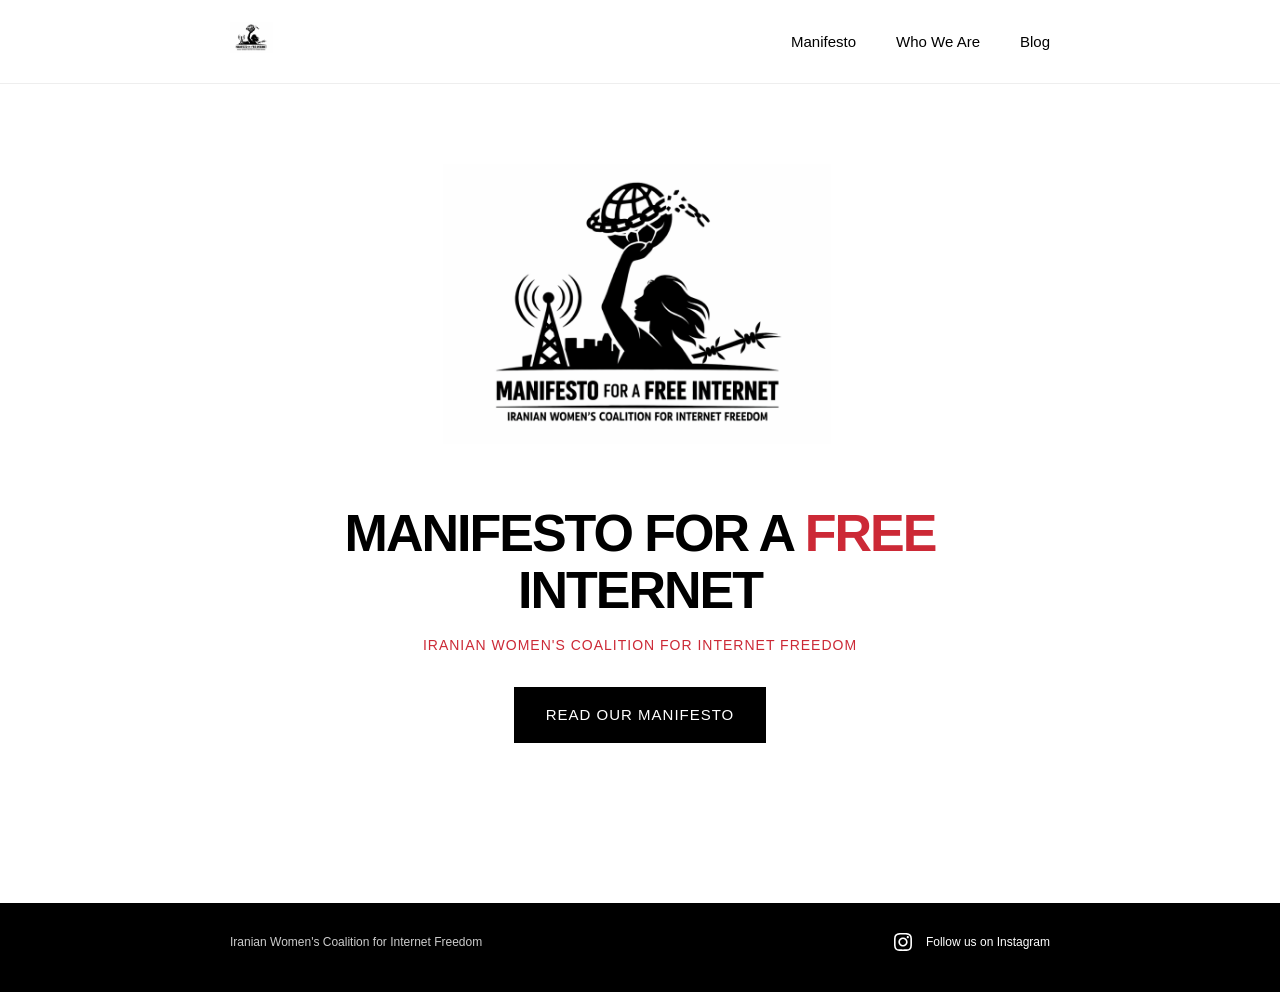
<file: index.html>
<!DOCTYPE html>
<html lang="en">
<head>
    <meta charset="UTF-8">
    <meta name="viewport" content="width=device-width, initial-scale=1.0">
    <title>Manifesto for a Free Internet - Iranian Women's Coalition for Internet Freedom</title>
    <meta name="description" content="Iranian Women's Coalition for Internet Freedom - Fighting for digital rights, free internet access, and challenging state censorship and surveillance systems.">
    <meta name="keywords" content="Iranian women, internet freedom, digital rights, censorship, surveillance, human rights, manifesto, free internet">
    <meta name="author" content="Iranian Women's Coalition for Internet Freedom">

    <!-- Open Graph / Facebook -->
    <meta property="og:type" content="website">
    <meta property="og:url" content="https://www.iranianwomen4internet.org/">
    <meta property="og:title" content="Manifesto for a Free Internet - Iranian Women's Coalition for Internet Freedom">
    <meta property="og:description" content="Iranian Women's Coalition for Internet Freedom - Fighting for digital rights, free internet access, and challenging state censorship and surveillance systems.">
    <meta property="og:image" content="https://www.iranianwomen4internet.org/assets/images/logo.png">
    <meta property="og:site_name" content="Iranian Women's Coalition for Internet Freedom">
    <meta property="og:locale" content="en_US">

    <!-- Twitter -->
    <meta property="twitter:card" content="summary_large_image">
    <meta property="twitter:url" content="https://www.iranianwomen4internet.org/">
    <meta property="twitter:title" content="Manifesto for a Free Internet - Iranian Women's Coalition for Internet Freedom">
    <meta property="twitter:description" content="Iranian Women's Coalition for Internet Freedom - Fighting for digital rights, free internet access, and challenging state censorship and surveillance systems.">
    <meta property="twitter:image" content="https://www.iranianwomen4internet.org/assets/images/logo.png">

    <!-- Additional SEO -->
    <link rel="canonical" href="https://www.iranianwomen4internet.org/">
    <meta name="robots" content="index, follow">

    <link rel="stylesheet" href="styles.css">
</head>
<body>
    <header>
        <nav>
            <div class="nav-container">
                <div class="logo">
                    <a href="index.html">
                        <img src="assets/images/logo.png" alt="Logo" class="logo-img">
                    </a>
                </div>
                <ul class="nav-links">
                    <li><a href="manifesto.html">Manifesto</a></li>
                    <li><a href="who-we-are.html">Who We Are</a></li>
                    <li><a href="blog.html">Blog</a></li>
                </ul>
            </div>
        </nav>
    </header>

    <main>
        <section class="hero">
            <div class="hero-content">
                <a href="index.html">
                    <img src="assets/images/logo.png" alt="Logo" class="hero-logo">
                </a>
                <h1>Manifesto for a <span class="red-text">Free</span> Internet</h1>
                <p class="hero-subtitle">Iranian Women's Coalition for Internet Freedom</p>
                <a href="manifesto.html" class="cta-button">Read Our Manifesto</a>
            </div>
        </section>

    </main>

    <footer>
        <div class="container">
            <div class="footer-content">
                <div class="footer-logo">
                    <p>Iranian Women's Coalition for Internet Freedom</p>
                </div>
                <div class="footer-social">
                    <a href="https://www.instagram.com/zannetazadi/" target="_blank" rel="noopener noreferrer" class="social-link">
                        <svg class="instagram-icon" viewBox="0 0 24 24" width="24" height="24">
                            <path fill="currentColor" d="M12 2.163c3.204 0 3.584.012 4.85.07 3.252.148 4.771 1.691 4.919 4.919.058 1.265.069 1.645.069 4.849 0 3.205-.012 3.584-.069 4.849-.149 3.225-1.664 4.771-4.919 4.919-1.266.058-1.644.07-4.85.07-3.204 0-3.584-.012-4.849-.07-3.26-.149-4.771-1.699-4.919-4.92-.058-1.265-.07-1.644-.07-4.849 0-3.204.013-3.583.07-4.849.149-3.227 1.664-4.771 4.919-4.919 1.266-.057 1.645-.069 4.849-.069zm0-2.163c-3.259 0-3.667.014-4.947.072-4.358.2-6.78 2.618-6.98 6.98-.059 1.281-.073 1.689-.073 4.948 0 3.259.014 3.668.072 4.948.2 4.358 2.618 6.78 6.98 6.98 1.281.058 1.689.072 4.948.072 3.259 0 3.668-.014 4.948-.072 4.354-.2 6.782-2.618 6.979-6.98.059-1.28.073-1.689.073-4.948 0-3.259-.014-3.667-.072-4.947-.196-4.354-2.617-6.78-6.979-6.98-1.281-.059-1.69-.073-4.949-.073zm0 5.838c-3.403 0-6.162 2.759-6.162 6.162s2.759 6.163 6.162 6.163 6.162-2.759 6.162-6.163c0-3.403-2.759-6.162-6.162-6.162zm0 10.162c-2.209 0-4-1.79-4-4 0-2.209 1.791-4 4-4s4 1.791 4 4c0 2.21-1.791 4-4 4zm6.406-11.845c-.796 0-1.441.645-1.441 1.44s.645 1.44 1.441 1.44c.795 0 1.439-.645 1.439-1.44s-.644-1.44-1.439-1.44z"/>
                        </svg>
                        Follow us on Instagram
                    </a>
                </div>
            </div>
        </div>
    </footer>

    <script>
        // Smooth scrolling for navigation links
        document.querySelectorAll('a[href^="#"]').forEach(anchor => {
            anchor.addEventListener('click', function (e) {
                e.preventDefault();
                const target = document.querySelector(this.getAttribute('href'));
                if (target) {
                    target.scrollIntoView({
                        behavior: 'smooth',
                        block: 'start'
                    });
                }
            });
        });

        // Add scroll effect to header
        window.addEventListener('scroll', function() {
            const header = document.querySelector('header');
            if (window.scrollY > 100) {
                header.classList.add('scrolled');
            } else {
                header.classList.remove('scrolled');
            }
        });
    </script>
</body>
</html>
</file>
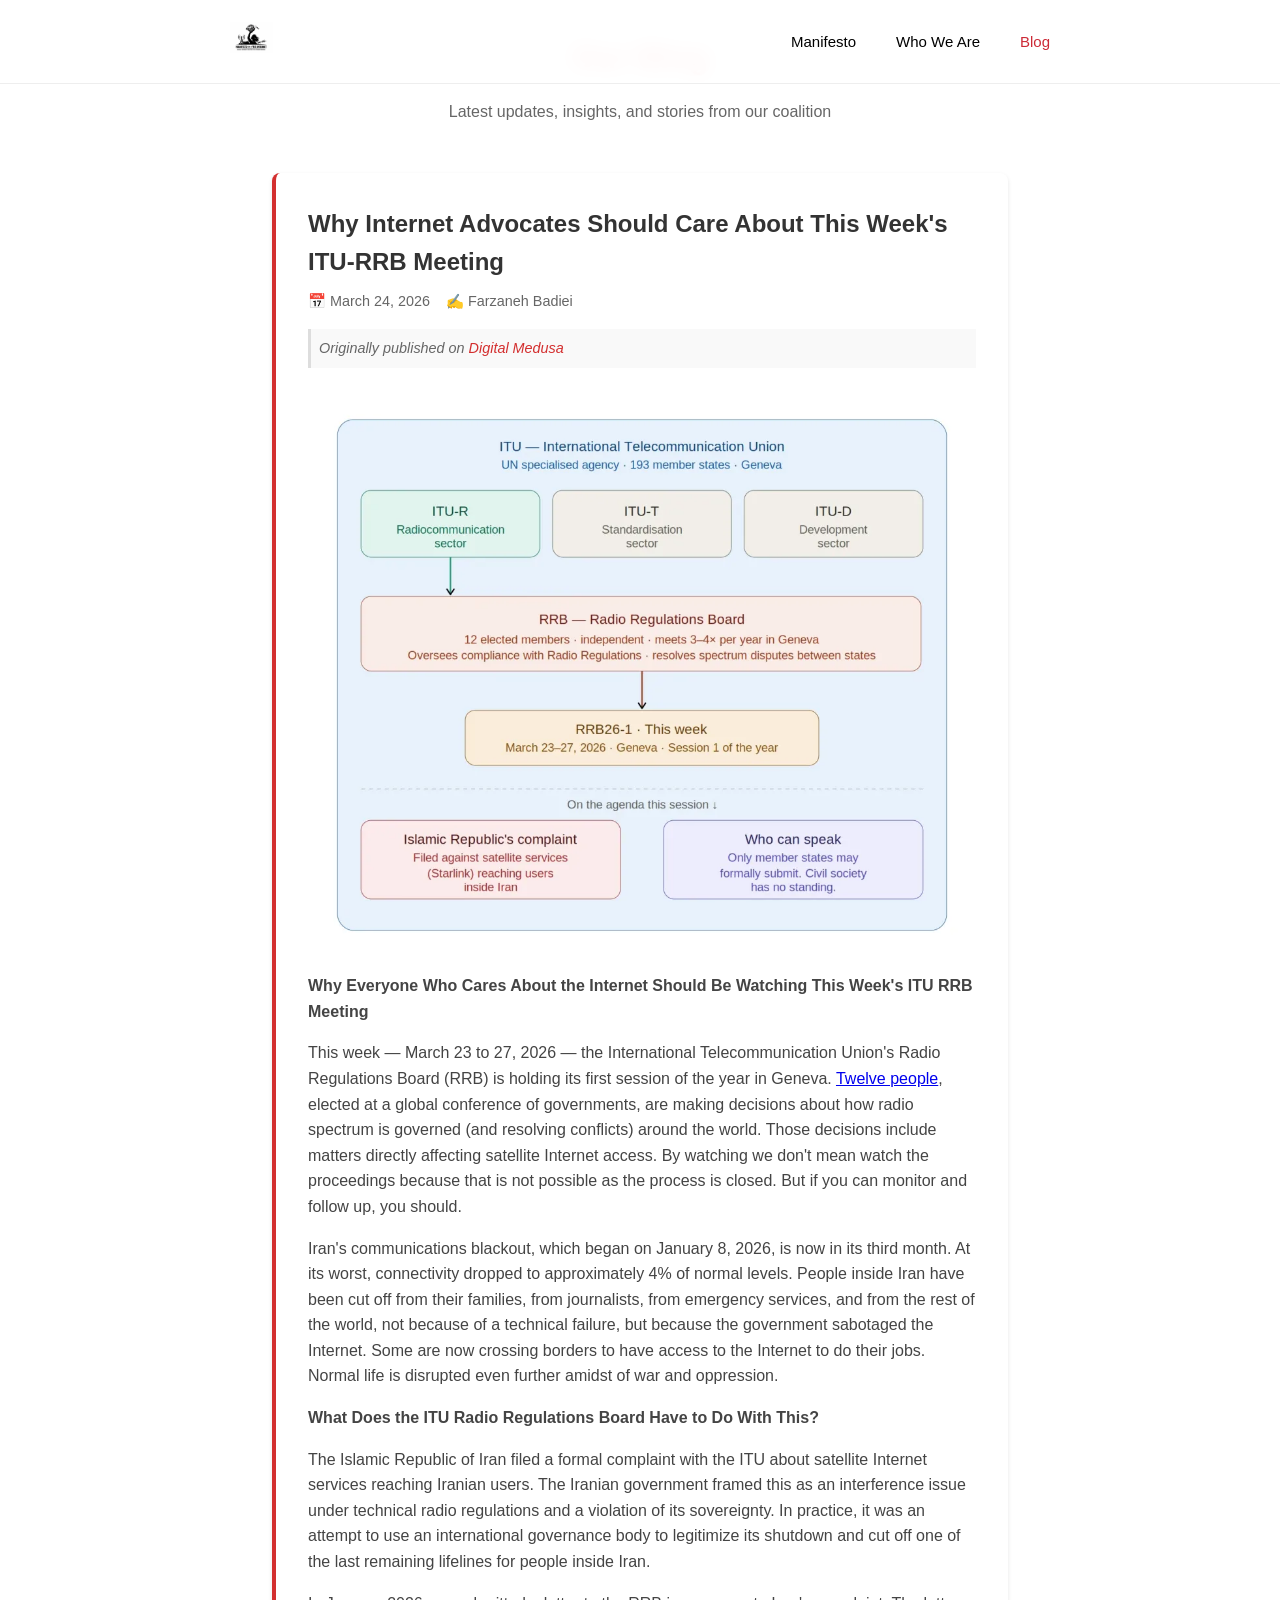
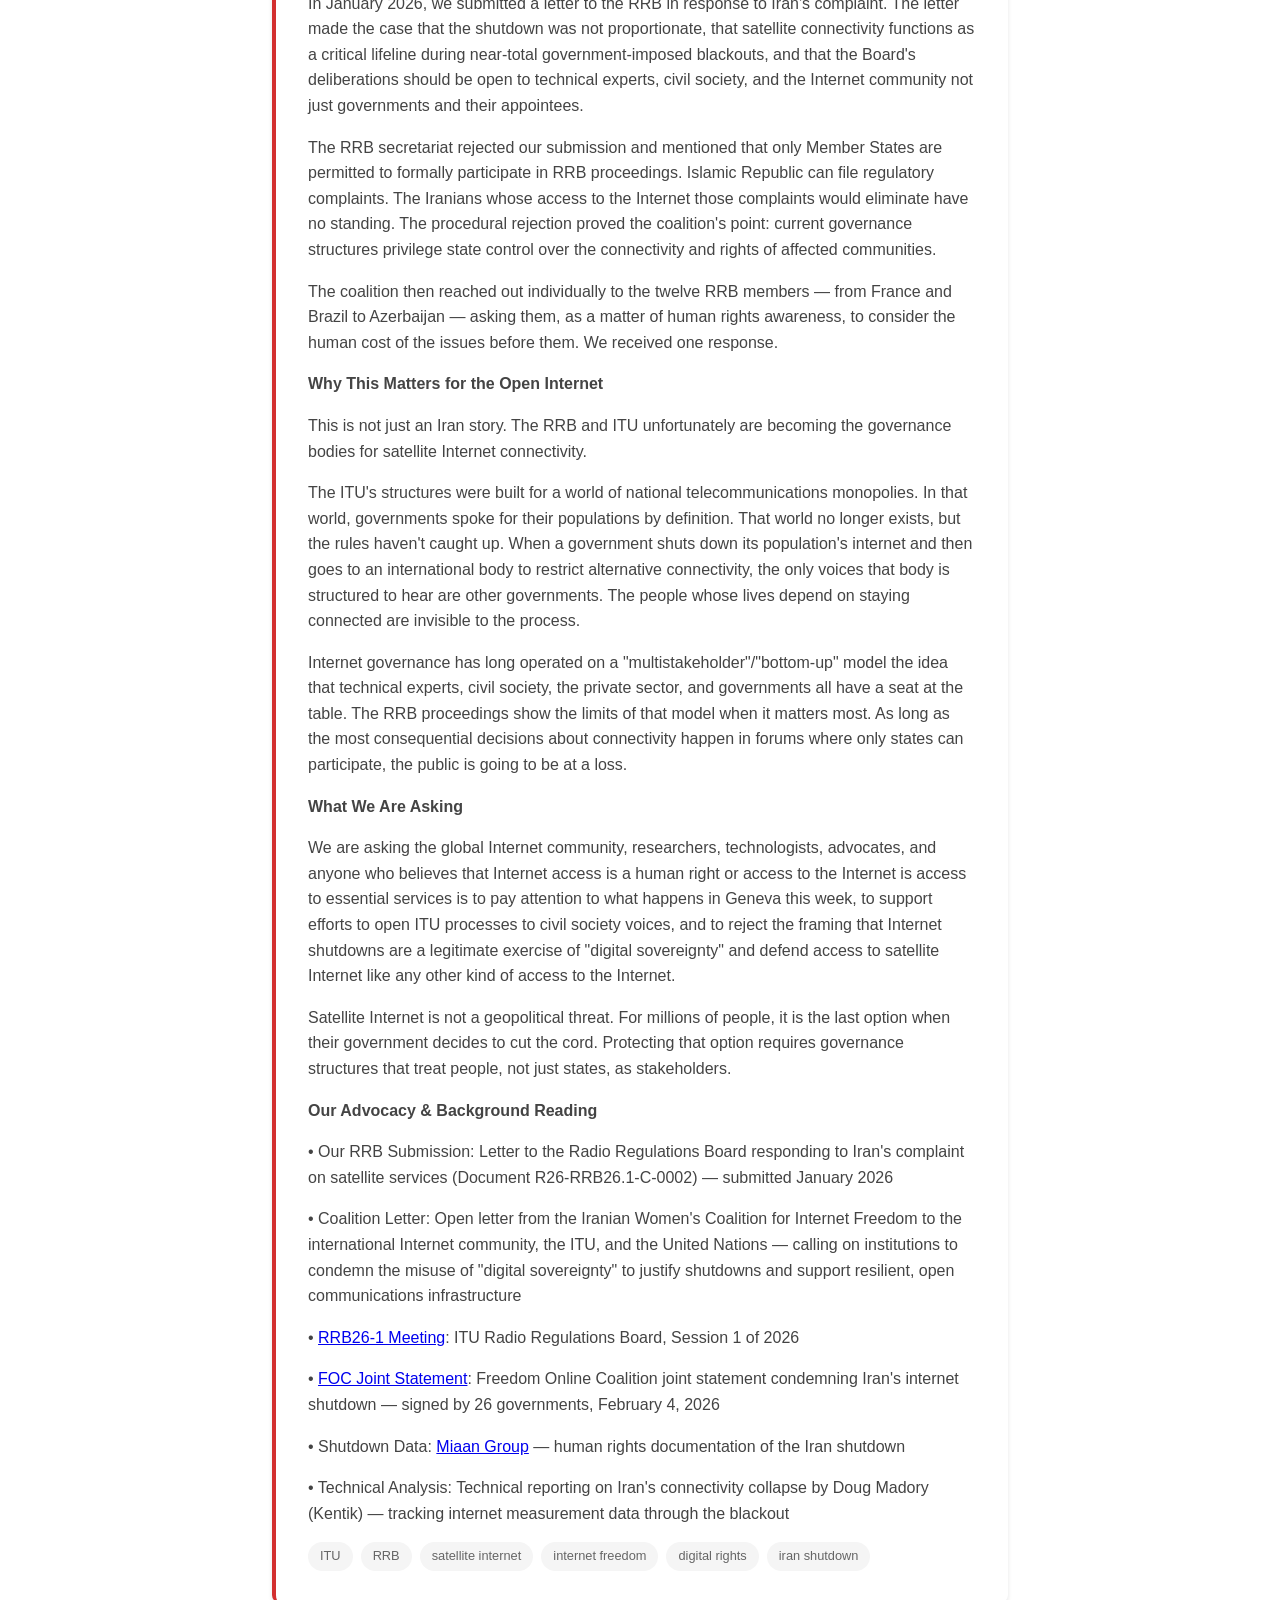
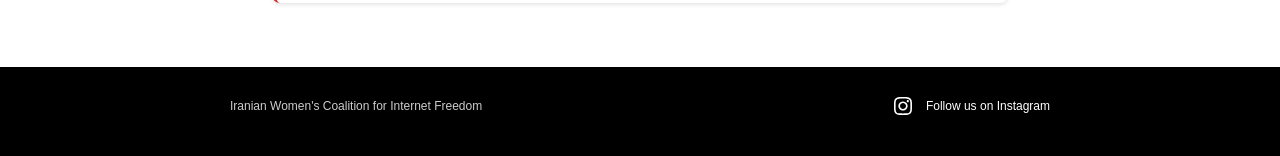
<file: blog.html>
<!DOCTYPE html>
<html lang="en">
<head>
    <meta charset="UTF-8">
    <meta name="viewport" content="width=device-width, initial-scale=1.0">
    <title>Blog - Iranian Women's Coalition for Internet Freedom</title>
    <meta name="description" content="Latest updates, news and insights from the Iranian Women's Coalition for Internet Freedom">
    <meta name="keywords" content="Iranian women, internet freedom, digital rights, censorship, surveillance, human rights, blog, updates">
    <meta name="author" content="Iranian Women's Coalition for Internet Freedom">

    <!-- Open Graph / Facebook -->
    <meta property="og:type" content="website">
    <meta property="og:url" content="https://www.iranianwomen4internet.org/blog.html">
    <meta property="og:title" content="Blog - Iranian Women's Coalition for Internet Freedom">
    <meta property="og:description" content="Latest updates, news and insights from the Iranian Women's Coalition for Internet Freedom">
    <meta property="og:image" content="https://www.iranianwomen4internet.org/assets/images/logo.png">
    <meta property="og:site_name" content="Iranian Women's Coalition for Internet Freedom">
    <meta property="og:locale" content="en_US">

    <!-- Twitter -->
    <meta property="twitter:card" content="summary_large_image">
    <meta property="twitter:url" content="https://www.iranianwomen4internet.org/blog.html">
    <meta property="twitter:title" content="Blog - Iranian Women's Coalition for Internet Freedom">
    <meta property="twitter:description" content="Latest updates, news and insights from the Iranian Women's Coalition for Internet Freedom">
    <meta property="twitter:image" content="https://www.iranianwomen4internet.org/assets/images/logo.png">

    <link rel="canonical" href="https://www.iranianwomen4internet.org/blog.html">
    <meta name="robots" content="index, follow">

    <link rel="stylesheet" href="styles.css">
    <style>
        .blog-container {
            max-width: 800px;
            margin: 0 auto;
            padding: 2rem;
        }

        .blog-header {
            text-align: center;
            margin-bottom: 3rem;
        }

        .blog-header h1 {
            color: #d32f2f;
            margin-bottom: 1rem;
        }

        .blog-post {
            background: white;
            border-radius: 8px;
            padding: 2rem;
            margin-bottom: 2rem;
            box-shadow: 0 2px 4px rgba(0,0,0,0.1);
            border-left: 4px solid #d32f2f;
        }

        .blog-post h2 {
            color: #333;
            margin-bottom: 0.5rem;
        }

        .blog-meta {
            color: #666;
            font-size: 0.9rem;
            margin-bottom: 1rem;
            display: flex;
            gap: 1rem;
        }

        .blog-content {
            line-height: 1.6;
            color: #444;
        }

        .blog-content p {
            margin-bottom: 1rem;
        }

        .blog-tags {
            margin-top: 1rem;
            display: flex;
            gap: 0.5rem;
            flex-wrap: wrap;
        }

        .tag {
            background: #f5f5f5;
            color: #666;
            padding: 0.25rem 0.75rem;
            border-radius: 15px;
            font-size: 0.8rem;
        }

        .originally-published {
            font-style: italic;
            color: #666;
            font-size: 0.9rem;
            margin-bottom: 1rem;
            padding: 0.5rem;
            background: #f9f9f9;
            border-left: 3px solid #ddd;
        }

        .originally-published a {
            color: #d32f2f;
            text-decoration: none;
        }

        .originally-published a:hover {
            text-decoration: underline;
        }

        .no-posts {
            text-align: center;
            color: #666;
            font-style: italic;
            padding: 2rem;
        }

        @media (max-width: 768px) {
            .blog-container {
                padding: 1rem;
            }

            .blog-post {
                padding: 1.5rem;
            }
        }
    </style>
</head>
<body>
    <header>
        <nav>
            <div class="nav-container">
                <div class="logo">
                    <a href="index.html">
                        <img src="assets/images/logo.png" alt="Logo" class="logo-img">
                    </a>
                </div>
                <ul class="nav-links">
                    <li><a href="manifesto.html">Manifesto</a></li>
                    <li><a href="who-we-are.html">Who We Are</a></li>
                    <li><a href="blog.html" class="active">Blog</a></li>
                </ul>
            </div>
        </nav>
    </header>

    <main>
        <div class="blog-container">
            <div class="blog-header">
                <h1>Our Blog</h1>
                <p>Latest updates, insights, and stories from our coalition</p>
            </div>

            <div id="blog-posts">
                <div class="no-posts">Loading blog posts...</div>
            </div>
        </div>
    </main>

    <footer>
        <div class="container">
            <div class="footer-content">
                <div class="footer-logo">
                    <p>Iranian Women's Coalition for Internet Freedom</p>
                </div>
                <div class="footer-social">
                    <a href="https://www.instagram.com/zannetazadi/" target="_blank" rel="noopener noreferrer" class="social-link">
                        <svg class="instagram-icon" viewBox="0 0 24 24" width="24" height="24">
                            <path fill="currentColor" d="M12 2.163c3.204 0 3.584.012 4.85.07 3.252.148 4.771 1.691 4.919 4.919.058 1.265.069 1.645.069 4.849 0 3.205-.012 3.584-.069 4.849-.149 3.225-1.664 4.771-4.919 4.919-1.266.058-1.644.07-4.85.07-3.204 0-3.584-.012-4.849-.07-3.26-.149-4.771-1.699-4.919-4.92-.058-1.265-.07-1.644-.07-4.849 0-3.204.013-3.583.07-4.849.149-3.227 1.664-4.771 4.919-4.919 1.266-.057 1.645-.069 4.849-.069zm0-2.163c-3.259 0-3.667.014-4.947.072-4.358.2-6.78 2.618-6.98 6.98-.059 1.281-.073 1.689-.073 4.948 0 3.259.014 3.668.072 4.948.2 4.358 2.618 6.78 6.98 6.98 1.281.058 1.689.072 4.948.072 3.259 0 3.668-.014 4.948-.072 4.354-.2 6.782-2.618 6.979-6.98.059-1.28.073-1.689.073-4.948 0-3.259-.014-3.667-.072-4.947-.196-4.354-2.617-6.78-6.979-6.98-1.281-.059-1.69-.073-4.949-.073zm0 5.838c-3.403 0-6.162 2.759-6.162 6.162s2.759 6.163 6.162 6.163 6.162-2.759 6.162-6.163c0-3.403-2.759-6.162-6.162-6.162zm0 10.162c-2.209 0-4-1.79-4-4 0-2.209 1.791-4 4-4s4 1.791 4 4c0 2.21-1.791 4-4 4zm6.406-11.845c-.796 0-1.441.645-1.441 1.44s.645 1.44 1.441 1.44c.795 0 1.439-.645 1.439-1.44s-.644-1.44-1.439-1.44z"/>
                        </svg>
                        Follow us on Instagram
                    </a>
                </div>
            </div>
        </div>
    </footer>

    <script>
        // Load and display blog posts
        async function loadBlogPosts() {
            try {
                const response = await fetch('assets/data/blog-posts.json');
                if (!response.ok) {
                    throw new Error('Failed to load blog posts');
                }
                const posts = await response.json();
                displayBlogPosts(posts);
            } catch (error) {
                console.error('Error loading blog posts:', error);
                document.getElementById('blog-posts').innerHTML =
                    '<div class="no-posts">No blog posts available at the moment. Check back soon!</div>';
            }
        }

        function displayBlogPosts(posts) {
            const container = document.getElementById('blog-posts');

            if (!posts || posts.length === 0) {
                container.innerHTML = '<div class="no-posts">No blog posts available at the moment. Check back soon!</div>';
                return;
            }

            // Sort posts by date (newest first)
            posts.sort((a, b) => new Date(b.date) - new Date(a.date));

            const postsHTML = posts.map(post => `
                <article class="blog-post">
                    <h2>${escapeHtml(post.title)}</h2>
                    <div class="blog-meta">
                        <span>📅 ${formatDate(post.date)}</span>
                        <span>✍️ ${escapeHtml(post.author)}</span>
                    </div>
                    ${post.originallyPublished ? `
                        <div class="originally-published">
                            Originally published on <a href="${post.originallyPublished.url}" target="_blank" rel="noopener noreferrer">${post.originallyPublished.site}</a>
                        </div>
                    ` : ''}
                    <div class="blog-content">
                        ${formatContent(post.content)}
                    </div>
                    ${post.tags && post.tags.length > 0 ? `
                        <div class="blog-tags">
                            ${post.tags.map(tag => `<span class="tag">${escapeHtml(tag)}</span>`).join('')}
                        </div>
                    ` : ''}
                </article>
            `).join('');

            container.innerHTML = postsHTML;
        }

        function escapeHtml(text) {
            const div = document.createElement('div');
            div.textContent = text;
            return div.innerHTML;
        }

        function formatDate(dateString) {
            const date = new Date(dateString);
            return date.toLocaleDateString('en-US', {
                year: 'numeric',
                month: 'long',
                day: 'numeric'
            });
        }

        function formatContent(content) {
            // Handle markdown-style formatting
            let formatted = content;

            // Convert images: ![alt](src) -> <img>
            formatted = formatted.replace(/!\[([^\]]*)\]\(([^)]+)\)/g,
                '<img src="$2" alt="$1" style="max-width: 100%; height: auto; margin: 1rem 0;" />');

            // Convert links: [text](url) -> <a>
            formatted = formatted.replace(/\[([^\]]+)\]\(([^)]+)\)/g,
                '<a href="$2" target="_blank" rel="noopener noreferrer">$1</a>');

            // Convert bold: **text** -> <strong>
            formatted = formatted.replace(/\*\*([^*]+)\*\*/g, '<strong>$1</strong>');

            // Convert line breaks to paragraphs
            return formatted.split('\n\n').map(paragraph => {
                const trimmed = paragraph.trim();
                if (trimmed.startsWith('<img')) {
                    return trimmed; // Don't wrap images in paragraphs
                }
                return `<p>${trimmed}</p>`;
            }).join('');
        }

        // Load blog posts when page loads
        document.addEventListener('DOMContentLoaded', loadBlogPosts);

        // Header scroll effect
        window.addEventListener('scroll', function() {
            const header = document.querySelector('header');
            if (window.scrollY > 100) {
                header.classList.add('scrolled');
            } else {
                header.classList.remove('scrolled');
            }
        });
    </script>
</body>
</html>
</file>
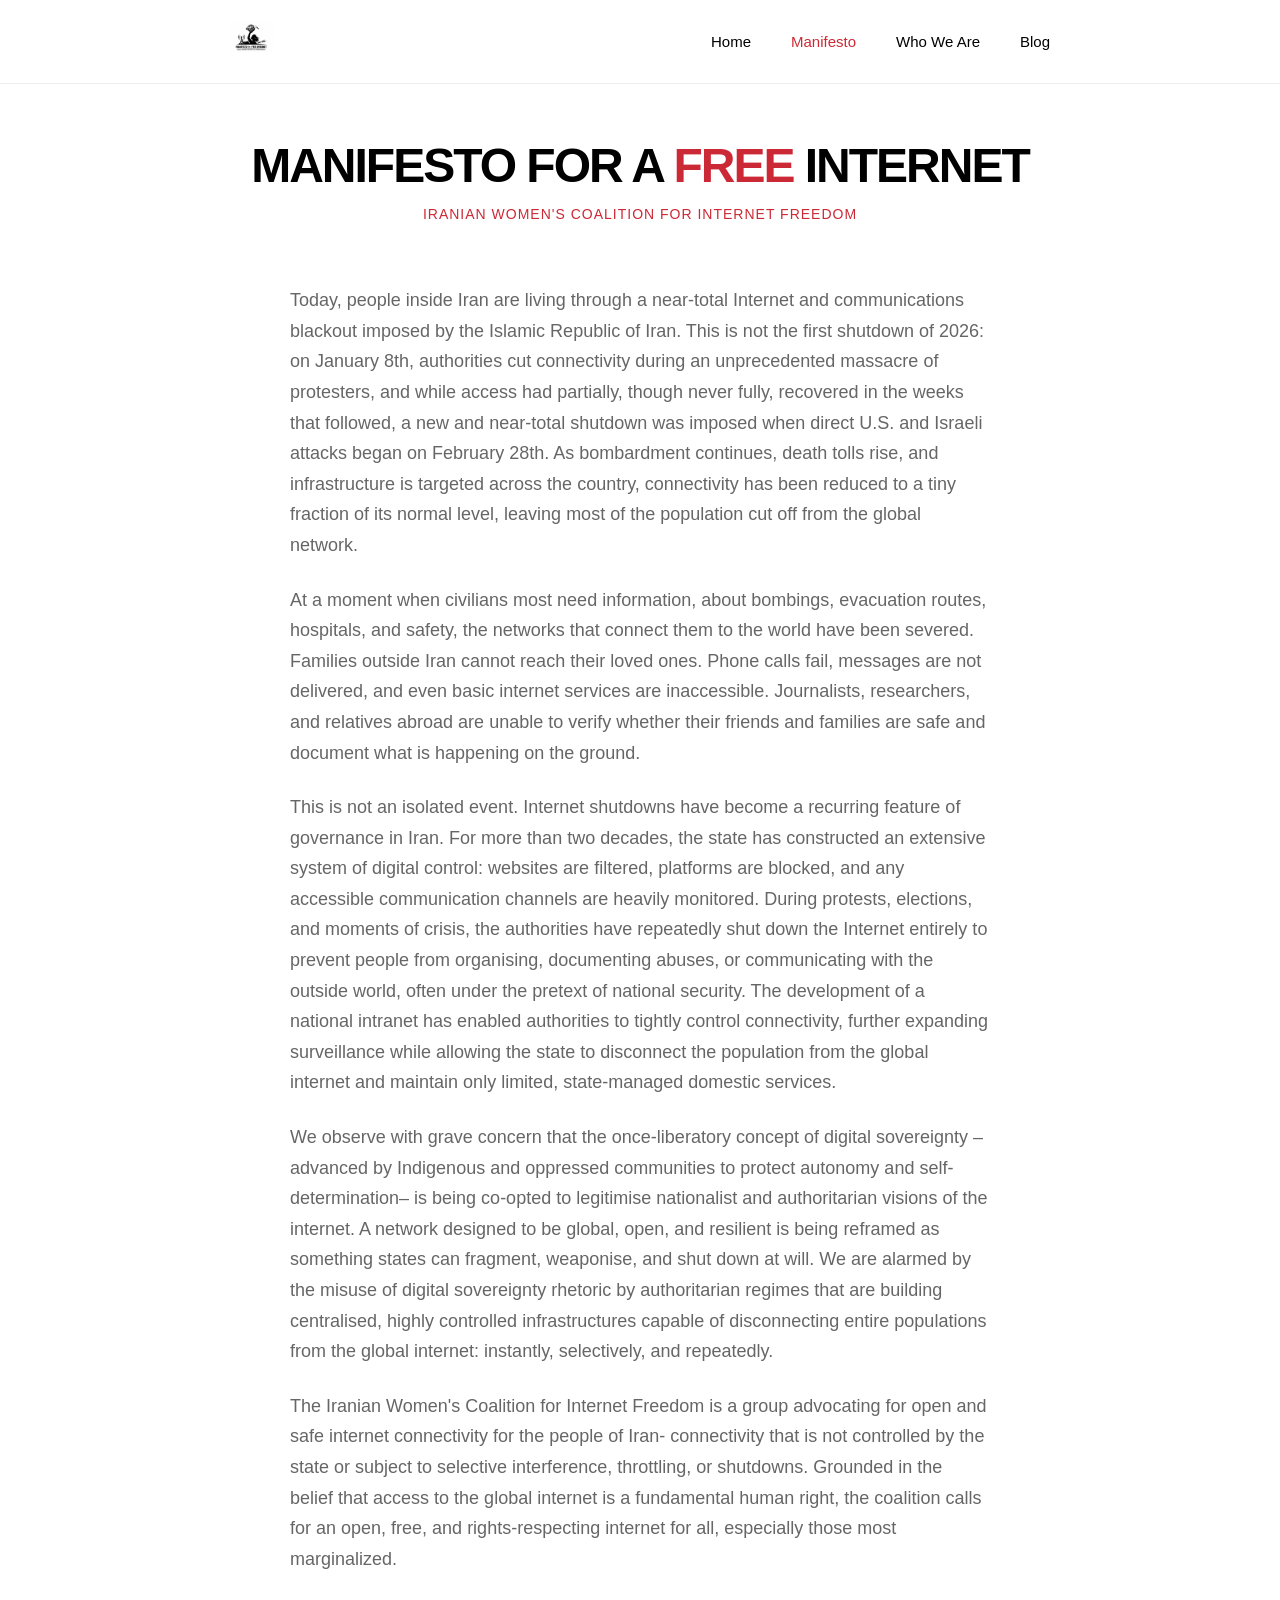
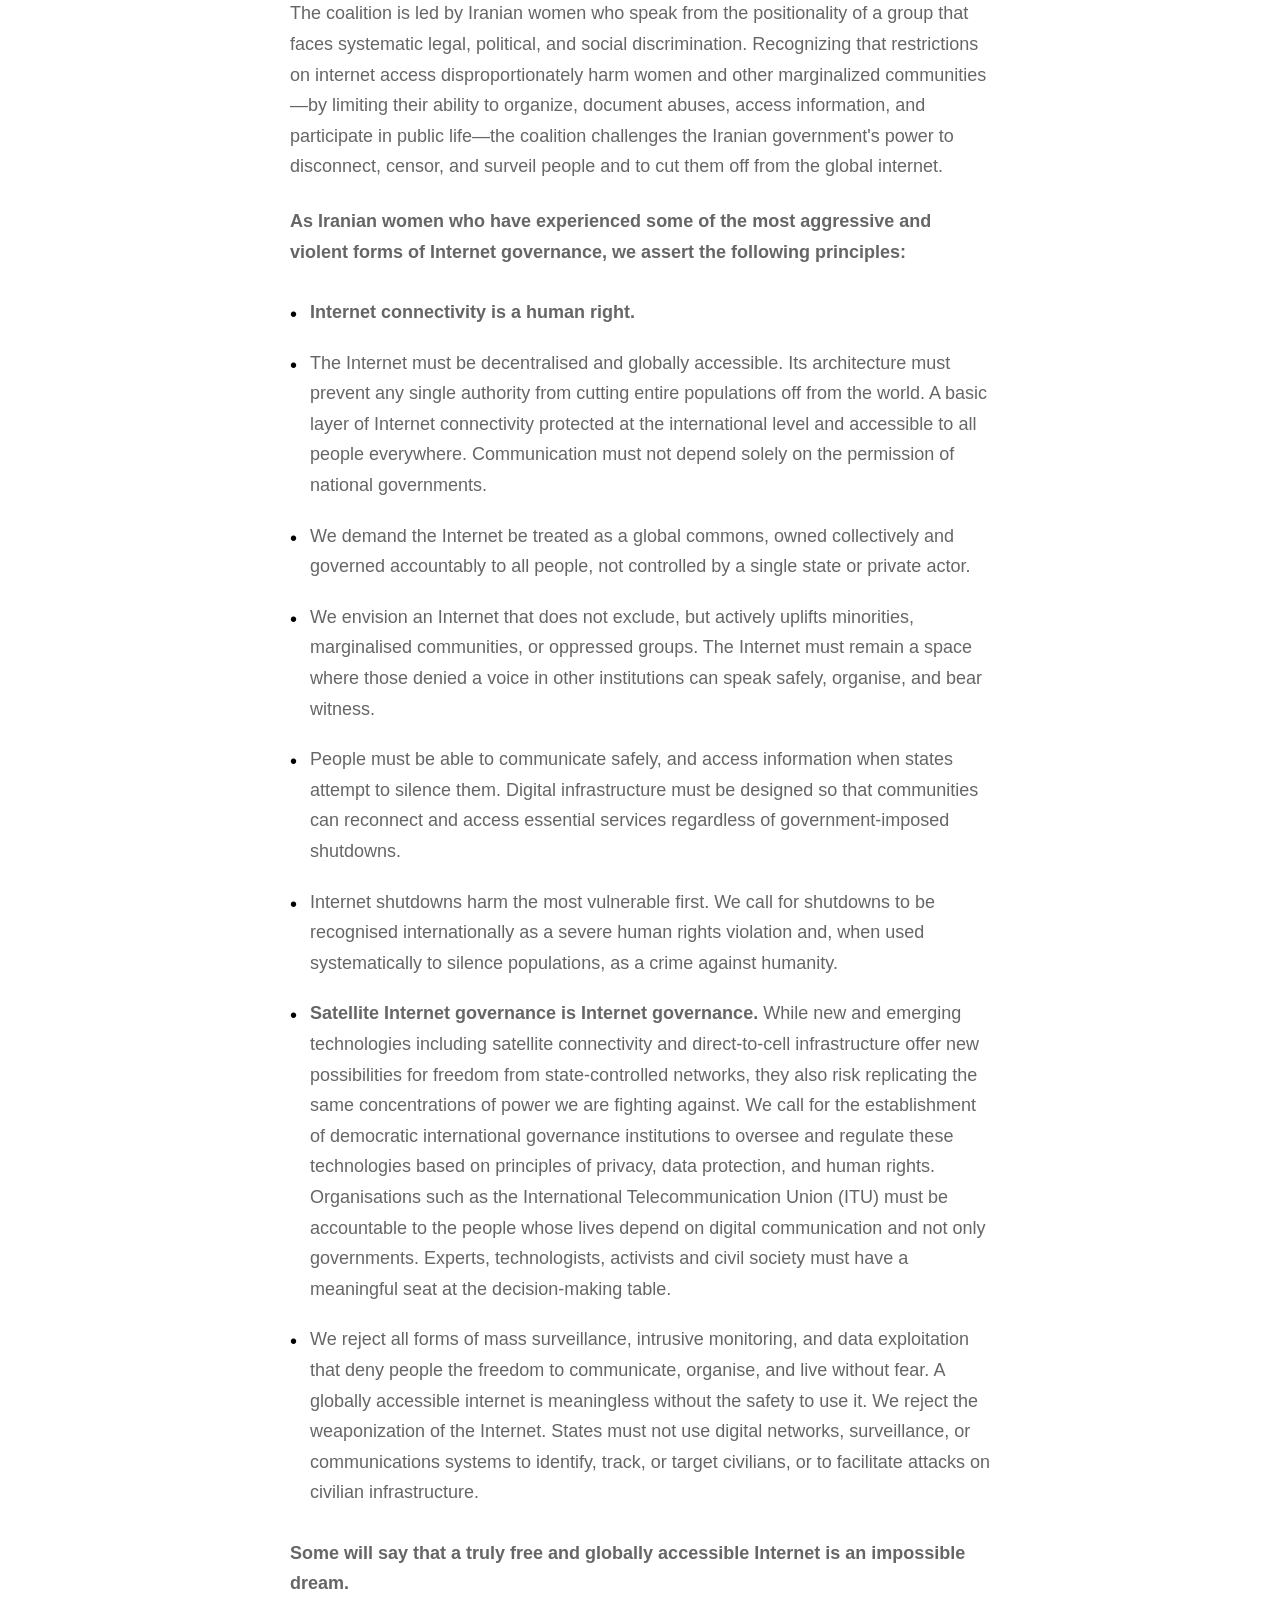
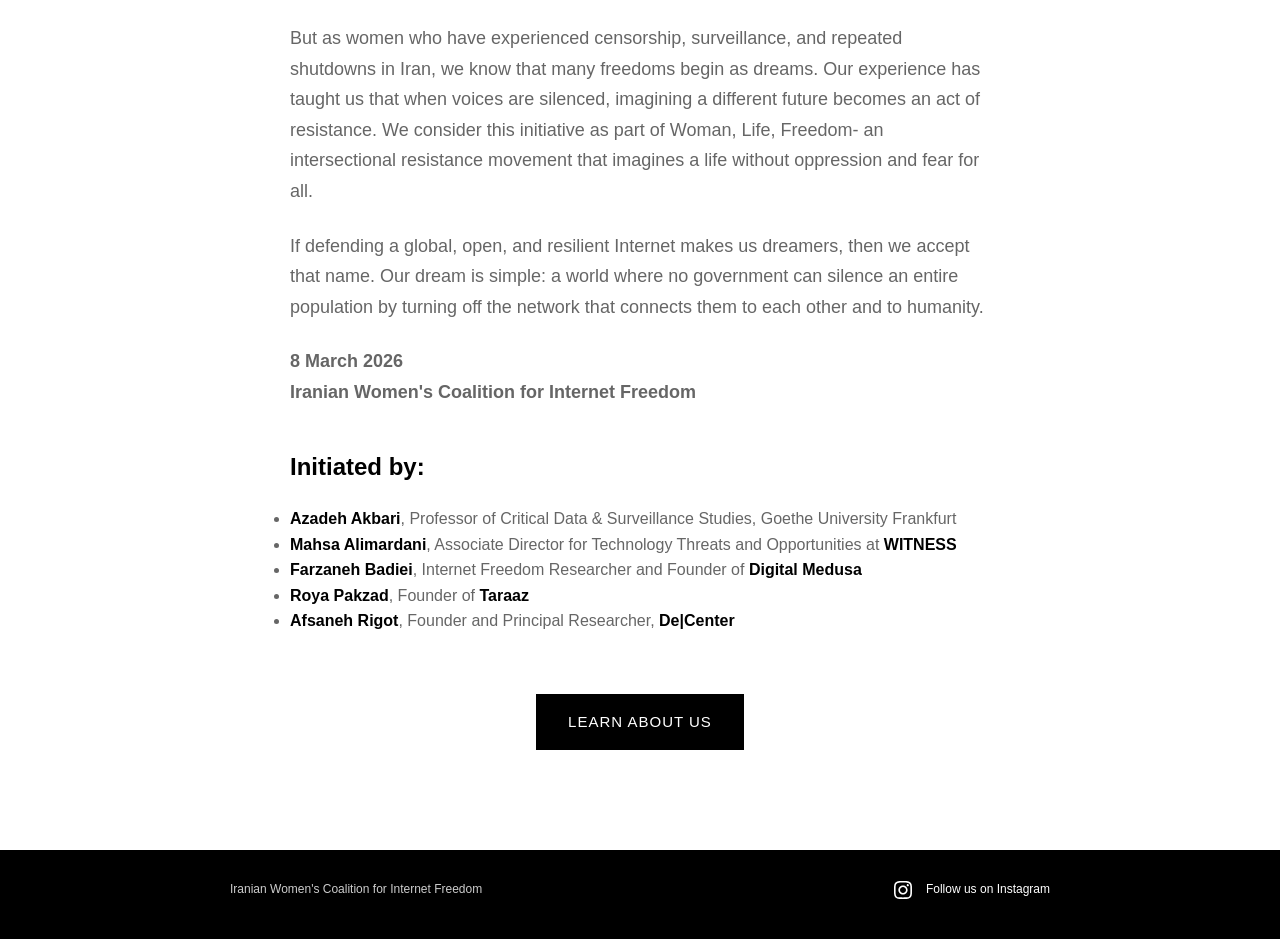
<file: manifesto.html>
<!DOCTYPE html>
<html lang="en">
<head>
    <meta charset="UTF-8">
    <meta name="viewport" content="width=device-width, initial-scale=1.0">
    <title>Manifesto - Iranian Women's Coalition for Internet Freedom</title>
    <meta name="description" content="Read the full manifesto advocating for internet connectivity as a human right, challenging state censorship and surveillance, and demanding a free and open internet for all.">
    <meta name="keywords" content="manifesto, Iranian women, internet freedom, digital rights, censorship, surveillance, human rights, free internet, net neutrality">
    <meta name="author" content="Iranian Women's Coalition for Internet Freedom">

    <!-- Open Graph / Facebook -->
    <meta property="og:type" content="article">
    <meta property="og:url" content="https://www.iranianwomen4internet.org/manifesto.html">
    <meta property="og:title" content="Manifesto for a Free Internet - Iranian Women's Coalition">
    <meta property="og:description" content="Read the full manifesto advocating for internet connectivity as a human right, challenging state censorship and surveillance, and demanding a free and open internet for all.">
    <meta property="og:image" content="https://www.iranianwomen4internet.org/assets/images/logo.png">
    <meta property="og:site_name" content="Iranian Women's Coalition for Internet Freedom">
    <meta property="og:locale" content="en_US">

    <!-- Twitter -->
    <meta property="twitter:card" content="summary_large_image">
    <meta property="twitter:url" content="https://www.iranianwomen4internet.org/manifesto.html">
    <meta property="twitter:title" content="Manifesto for a Free Internet - Iranian Women's Coalition">
    <meta property="twitter:description" content="Read the full manifesto advocating for internet connectivity as a human right, challenging state censorship and surveillance, and demanding a free and open internet for all.">
    <meta property="twitter:image" content="https://www.iranianwomen4internet.org/assets/images/logo.png">

    <!-- Additional SEO -->
    <link rel="canonical" href="https://www.iranianwomen4internet.org/manifesto.html">
    <meta name="robots" content="index, follow">

    <link rel="stylesheet" href="styles.css">
</head>
<body>
    <header>
        <nav>
            <div class="nav-container">
                <div class="logo">
                    <a href="index.html">
                        <img src="assets/images/logo.png" alt="Logo" class="logo-img">
                    </a>
                </div>
                <ul class="nav-links">
                    <li><a href="index.html">Home</a></li>
                    <li><a href="manifesto.html" class="active">Manifesto</a></li>
                    <li><a href="who-we-are.html">Who We Are</a></li>
                    <li><a href="blog.html">Blog</a></li>
                </ul>
            </div>
        </nav>
    </header>

    <main>
        <section class="manifesto-page">
            <div class="container">
                <h1>Manifesto for a <span style="color: #CC2936;">Free</span> Internet</h1>
                <p class="manifesto-subtitle">Iranian Women's Coalition for Internet Freedom</p>

                <div class="manifesto-content">
                    <p>Today, people inside Iran are living through a near-total Internet and communications blackout imposed by the Islamic Republic of Iran. This is not the first shutdown of 2026: on January 8th, authorities cut connectivity during an unprecedented massacre of protesters, and while access had partially, though never fully, recovered in the weeks that followed, a new and near-total shutdown was imposed when direct U.S. and Israeli attacks began on February 28th. As bombardment continues, death tolls rise, and infrastructure is targeted across the country, connectivity has been reduced to a tiny fraction of its normal level, leaving most of the population cut off from the global network.</p>

                    <p>At a moment when civilians most need information, about bombings, evacuation routes, hospitals, and safety, the networks that connect them to the world have been severed. Families outside Iran cannot reach their loved ones. Phone calls fail, messages are not delivered, and even basic internet services are inaccessible. Journalists, researchers, and relatives abroad are unable to verify whether their friends and families are safe and document what is happening on the ground.</p>

                    <p>This is not an isolated event. Internet shutdowns have become a recurring feature of governance in Iran. For more than two decades, the state has constructed an extensive system of digital control: websites are filtered, platforms are blocked, and any accessible communication channels are heavily monitored. During protests, elections, and moments of crisis, the authorities have repeatedly shut down the Internet entirely to prevent people from organising, documenting abuses, or communicating with the outside world, often under the pretext of national security. The development of a national intranet has enabled authorities to tightly control connectivity, further expanding surveillance while allowing the state to disconnect the population from the global internet and maintain only limited, state-managed domestic services.</p>

                    <p>We observe with grave concern that the once-liberatory concept of digital sovereignty –advanced by Indigenous and oppressed communities to protect autonomy and self-determination– is being co-opted to legitimise nationalist and authoritarian visions of the internet. A network designed to be global, open, and resilient is being reframed as something states can fragment, weaponise, and shut down at will. We are alarmed by the misuse of digital sovereignty rhetoric by authoritarian regimes that are building centralised, highly controlled infrastructures capable of disconnecting entire populations from the global internet: instantly, selectively, and repeatedly.</p>

                    <p>The Iranian Women's Coalition for Internet Freedom is a group advocating for open and safe internet connectivity for the people of Iran- connectivity that is not controlled by the state or subject to selective interference, throttling, or shutdowns. Grounded in the belief that access to the global internet is a fundamental human right, the coalition calls for an open, free, and rights-respecting internet for all, especially those most marginalized.</p>

                    <p>The coalition is led by Iranian women who speak from the positionality of a group that faces systematic legal, political, and social discrimination. Recognizing that restrictions on internet access disproportionately harm women and other marginalized communities—by limiting their ability to organize, document abuses, access information, and participate in public life—the coalition challenges the Iranian government's power to disconnect, censor, and surveil people and to cut them off from the global internet.</p>

                    <p><strong>As Iranian women who have experienced some of the most aggressive and violent forms of Internet governance, we assert the following principles:</strong></p>

                    <ul class="manifesto-principles">
                        <li><strong>Internet connectivity is a human right.</strong></li>

                        <li>The Internet must be decentralised and globally accessible. Its architecture must prevent any single authority from cutting entire populations off from the world. A basic layer of Internet connectivity protected at the international level and accessible to all people everywhere. Communication must not depend solely on the permission of national governments.</li>

                        <li>We demand the Internet be treated as a global commons, owned collectively and governed accountably to all people, not controlled by a single state or private actor.</li>

                        <li>We envision an Internet that does not exclude, but actively uplifts minorities, marginalised communities, or oppressed groups. The Internet must remain a space where those denied a voice in other institutions can speak safely, organise, and bear witness.</li>

                        <li>People must be able to communicate safely, and access information when states attempt to silence them. Digital infrastructure must be designed so that communities can reconnect and access essential services regardless of government-imposed shutdowns.</li>

                        <li>Internet shutdowns harm the most vulnerable first. We call for shutdowns to be recognised internationally as a severe human rights violation and, when used systematically to silence populations, as a crime against humanity.</li>

                        <li><strong>Satellite Internet governance is Internet governance.</strong> While new and emerging technologies including satellite connectivity and direct-to-cell infrastructure offer new possibilities for freedom from state-controlled networks, they also risk replicating the same concentrations of power we are fighting against. We call for the establishment of democratic international governance institutions to oversee and regulate these technologies based on principles of privacy, data protection, and human rights. Organisations such as the International Telecommunication Union (ITU) must be accountable to the people whose lives depend on digital communication and not only governments. Experts, technologists, activists and civil society must have a meaningful seat at the decision-making table.</li>

                        <li>We reject all forms of mass surveillance, intrusive monitoring, and data exploitation that deny people the freedom to communicate, organise, and live without fear. A globally accessible internet is meaningless without the safety to use it. We reject the weaponization of the Internet. States must not use digital networks, surveillance, or communications systems to identify, track, or target civilians, or to facilitate attacks on civilian infrastructure.</li>
                    </ul>

                    <p><strong>Some will say that a truly free and globally accessible Internet is an impossible dream.</strong></p>

                    <p>But as women who have experienced censorship, surveillance, and repeated shutdowns in Iran, we know that many freedoms begin as dreams. Our experience has taught us that when voices are silenced, imagining a different future becomes an act of resistance. We consider this initiative as part of Woman, Life, Freedom- an intersectional resistance movement that imagines a life without oppression and fear for all.</p>

                    <p>If defending a global, open, and resilient Internet makes us dreamers, then we accept that name. Our dream is simple: a world where no government can silence an entire population by turning off the network that connects them to each other and to humanity.</p>

                    <p><strong>8 March 2026<br>
                    Iranian Women's Coalition for Internet Freedom</strong></p>

                    <h3>Initiated by:</h3>
                    <ul>
                        <li><a href="https://www.linkedin.com/in/azadeh-akbari-b482a7241/" target="_blank" rel="noopener noreferrer">Azadeh Akbari</a>, Professor of Critical Data & Surveillance Studies, Goethe University Frankfurt</li>
                        <li><a href="https://www.linkedin.com/in/mahsa-alimardani-39a8b5b8/" target="_blank" rel="noopener noreferrer">Mahsa Alimardani</a>, Associate Director for Technology Threats and Opportunities at <a href="https://www.witness.org/" target="_blank" rel="noopener noreferrer">WITNESS</a></li>
                        <li><a href="https://www.linkedin.com/in/farzaneh-badiei-phd-768224b5/" target="_blank" rel="noopener noreferrer">Farzaneh Badiei</a>, Internet Freedom Researcher and Founder of <a href="https://digitalmedusa.org/" target="_blank" rel="noopener noreferrer">Digital Medusa</a></li>
                        <li><a href="https://www.linkedin.com/in/rpakzad/" target="_blank" rel="noopener noreferrer">Roya Pakzad</a>, Founder of <a href="https://taraazresearch.org/" target="_blank" rel="noopener noreferrer">Taraaz</a></li>
                        <li><a href="https://www.de-center.net/aboutus" target="_blank" rel="noopener noreferrer">Afsaneh Rigot</a>, Founder and Principal Researcher, <a href="https://www.de-center.net/" target="_blank" rel="noopener noreferrer">De|Center</a></li>
                    </ul>
                </div>

                <div class="manifesto-actions">
                    <a href="who-we-are.html" class="cta-button">Learn About Us</a>
                </div>
            </div>
        </section>
    </main>

    <footer>
        <div class="container">
            <div class="footer-content">
                <div class="footer-logo">
                    <p>Iranian Women's Coalition for Internet Freedom</p>
                </div>
                <div class="footer-social">
                    <a href="https://www.instagram.com/zannetazadi/" target="_blank" rel="noopener noreferrer" class="social-link">
                        <svg class="instagram-icon" viewBox="0 0 24 24" width="24" height="24">
                            <path fill="currentColor" d="M12 2.163c3.204 0 3.584.012 4.85.07 3.252.148 4.771 1.691 4.919 4.919.058 1.265.069 1.645.069 4.849 0 3.205-.012 3.584-.069 4.849-.149 3.225-1.664 4.771-4.919 4.919-1.266.058-1.644.07-4.85.07-3.204 0-3.584-.012-4.849-.07-3.26-.149-4.771-1.699-4.919-4.92-.058-1.265-.07-1.644-.07-4.849 0-3.204.013-3.583.07-4.849.149-3.227 1.664-4.771 4.919-4.919 1.266-.057 1.645-.069 4.849-.069zm0-2.163c-3.259 0-3.667.014-4.947.072-4.358.2-6.78 2.618-6.98 6.98-.059 1.281-.073 1.689-.073 4.948 0 3.259.014 3.668.072 4.948.2 4.358 2.618 6.78 6.98 6.98 1.281.058 1.689.072 4.948.072 3.259 0 3.668-.014 4.948-.072 4.354-.2 6.782-2.618 6.979-6.98.059-1.28.073-1.689.073-4.948 0-3.259-.014-3.667-.072-4.947-.196-4.354-2.617-6.78-6.979-6.98-1.281-.059-1.69-.073-4.949-.073zm0 5.838c-3.403 0-6.162 2.759-6.162 6.162s2.759 6.163 6.162 6.163 6.162-2.759 6.162-6.163c0-3.403-2.759-6.162-6.162-6.162zm0 10.162c-2.209 0-4-1.79-4-4 0-2.209 1.791-4 4-4s4 1.791 4 4c0 2.21-1.791 4-4 4zm6.406-11.845c-.796 0-1.441.645-1.441 1.44s.645 1.44 1.441 1.44c.795 0 1.439-.645 1.439-1.44s-.644-1.44-1.439-1.40z"/>
                        </svg>
                        Follow us on Instagram
                    </a>
                </div>
            </div>
        </div>
    </footer>

    <script>
        // Smooth scrolling for navigation links
        document.querySelectorAll('a[href^="#"]').forEach(anchor => {
            anchor.addEventListener('click', function (e) {
                e.preventDefault();
                const target = document.querySelector(this.getAttribute('href'));
                if (target) {
                    target.scrollIntoView({
                        behavior: 'smooth',
                        block: 'start'
                    });
                }
            });
        });

        // Add scroll effect to header
        window.addEventListener('scroll', function() {
            const header = document.querySelector('header');
            if (window.scrollY > 100) {
                header.classList.add('scrolled');
            } else {
                header.classList.remove('scrolled');
            }
        });
    </script>
</body>
</html>
</file>
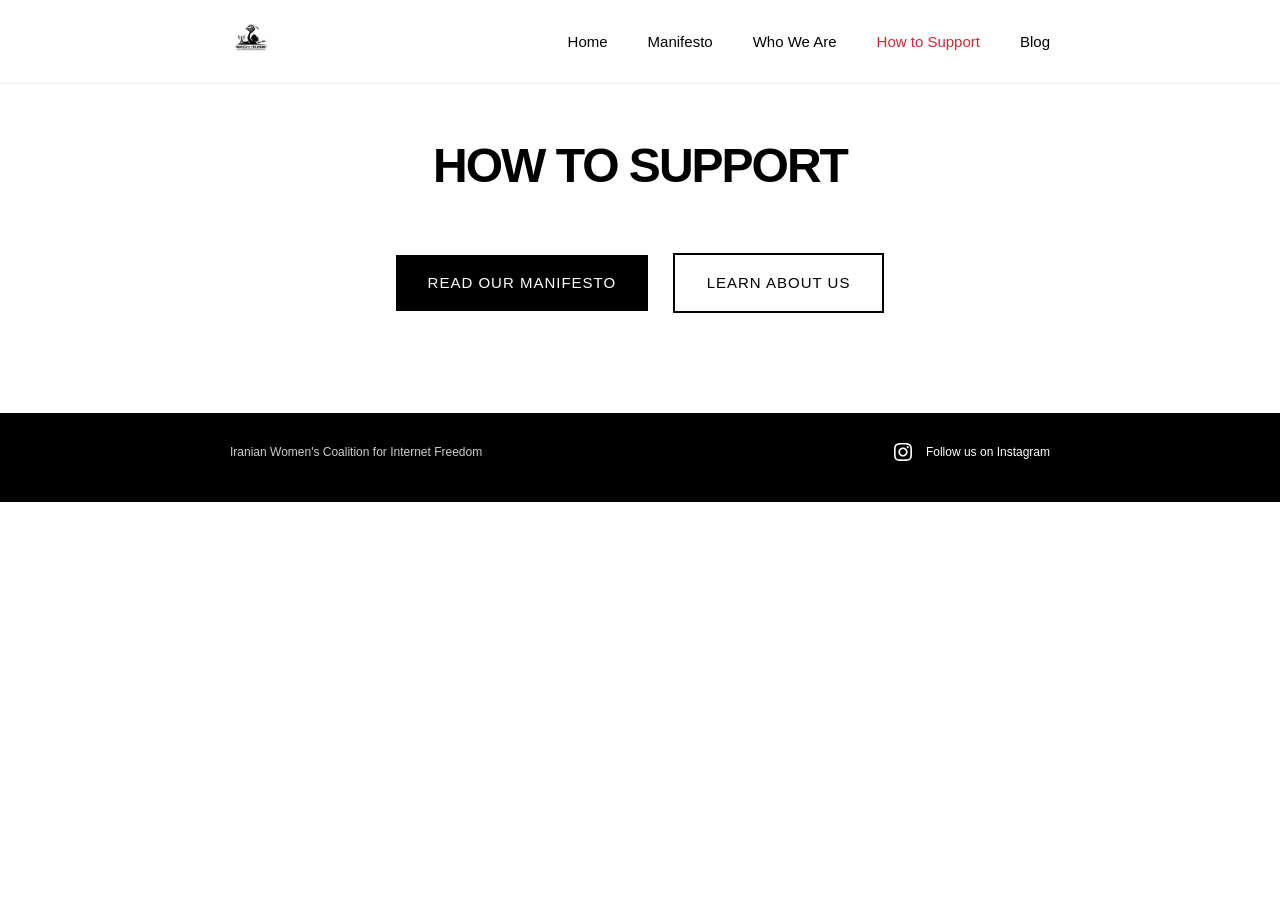
<file: support.html>
<!DOCTYPE html>
<html lang="en">
<head>
    <meta charset="UTF-8">
    <meta name="viewport" content="width=device-width, initial-scale=1.0">
    <title>How to Support - Iranian Women's Coalition for Internet Freedom</title>
    <meta name="description" content="Learn how to support the Iranian Women's Coalition for Internet Freedom in advocating for digital rights, challenging censorship, and fighting for a free internet.">
    <meta name="keywords" content="support, donate, Iranian women coalition, internet freedom, digital rights advocacy, volunteer, get involved">
    <meta name="author" content="Iranian Women's Coalition for Internet Freedom">

    <!-- Open Graph / Facebook -->
    <meta property="og:type" content="website">
    <meta property="og:url" content="https://www.iranianwomen4internet.org/support.html">
    <meta property="og:title" content="How to Support - Iranian Women's Coalition for Internet Freedom">
    <meta property="og:description" content="Learn how to support the Iranian Women's Coalition for Internet Freedom in advocating for digital rights, challenging censorship, and fighting for a free internet.">
    <meta property="og:image" content="https://www.iranianwomen4internet.org/assets/images/logo.png">
    <meta property="og:site_name" content="Iranian Women's Coalition for Internet Freedom">
    <meta property="og:locale" content="en_US">

    <!-- Twitter -->
    <meta property="twitter:card" content="summary_large_image">
    <meta property="twitter:url" content="https://www.iranianwomen4internet.org/support.html">
    <meta property="twitter:title" content="How to Support - Iranian Women's Coalition for Internet Freedom">
    <meta property="twitter:description" content="Learn how to support the Iranian Women's Coalition for Internet Freedom in advocating for digital rights, challenging censorship, and fighting for a free internet.">
    <meta property="twitter:image" content="https://www.iranianwomen4internet.org/assets/images/logo.png">

    <!-- Additional SEO -->
    <link rel="canonical" href="https://www.iranianwomen4internet.org/support.html">
    <meta name="robots" content="index, follow">

    <link rel="stylesheet" href="styles.css">
</head>
<body>
    <header>
        <nav>
            <div class="nav-container">
                <div class="logo">
                    <a href="index.html">
                        <img src="assets/images/logo.png" alt="Logo" class="logo-img">
                    </a>
                </div>
                <ul class="nav-links">
                    <li><a href="index.html">Home</a></li>
                    <li><a href="manifesto.html">Manifesto</a></li>
                    <li><a href="who-we-are.html">Who We Are</a></li>
                    <li><a href="support.html" class="active">How to Support</a></li>
                    <li><a href="blog.html">Blog</a></li>
                </ul>
            </div>
        </nav>
    </header>

    <main>
        <section class="support-page">
            <div class="container">
                <h1>How to Support</h1>

                <div class="support-content">
                </div>

                <div class="support-actions">
                    <a href="manifesto.html" class="cta-button">Read Our Manifesto</a>
                    <a href="who-we-are.html" class="cta-button secondary">Learn About Us</a>
                </div>
            </div>
        </section>
    </main>

    <footer>
        <div class="container">
            <div class="footer-content">
                <div class="footer-logo">
                    <p>Iranian Women's Coalition for Internet Freedom</p>
                </div>
                <div class="footer-social">
                    <a href="https://www.instagram.com/zannetazadi/" target="_blank" rel="noopener noreferrer" class="social-link">
                        <svg class="instagram-icon" viewBox="0 0 24 24" width="24" height="24">
                            <path fill="currentColor" d="M12 2.163c3.204 0 3.584.012 4.85.07 3.252.148 4.771 1.691 4.919 4.919.058 1.265.069 1.645.069 4.849 0 3.205-.012 3.584-.069 4.849-.149 3.225-1.664 4.771-4.919 4.919-1.266.058-1.644.07-4.85.07-3.204 0-3.584-.012-4.849-.07-3.26-.149-4.771-1.699-4.919-4.92-.058-1.265-.07-1.644-.07-4.849 0-3.204.013-3.583.07-4.849.149-3.227 1.664-4.771 4.919-4.919 1.266-.057 1.645-.069 4.849-.069zm0-2.163c-3.259 0-3.667.014-4.947.072-4.358.2-6.78 2.618-6.98 6.98-.059 1.281-.073 1.689-.073 4.948 0 3.259.014 3.668.072 4.948.2 4.358 2.618 6.78 6.98 6.98 1.281.058 1.689.072 4.948.072 3.259 0 3.668-.014 4.948-.072 4.354-.2 6.782-2.618 6.979-6.98.059-1.28.073-1.689.073-4.948 0-3.259-.014-3.667-.072-4.947-.196-4.354-2.617-6.78-6.979-6.98-1.281-.059-1.69-.073-4.949-.073zm0 5.838c-3.403 0-6.162 2.759-6.162 6.162s2.759 6.163 6.162 6.163 6.162-2.759 6.162-6.163c0-3.403-2.759-6.162-6.162-6.162zm0 10.162c-2.209 0-4-1.79-4-4 0-2.209 1.791-4 4-4s4 1.791 4 4c0 2.21-1.791 4-4 4zm6.406-11.845c-.796 0-1.441.645-1.441 1.44s.645 1.44 1.441 1.44c.795 0 1.439-.645 1.439-1.44s-.644-1.44-1.439-1.40z"/>
                        </svg>
                        Follow us on Instagram
                    </a>
                </div>
            </div>
        </div>
    </footer>

    <script>
        // Add scroll effect to header
        window.addEventListener('scroll', function() {
            const header = document.querySelector('header');
            if (window.scrollY > 100) {
                header.classList.add('scrolled');
            } else {
                header.classList.remove('scrolled');
            }
        });
    </script>
</body>
</html>
</file>
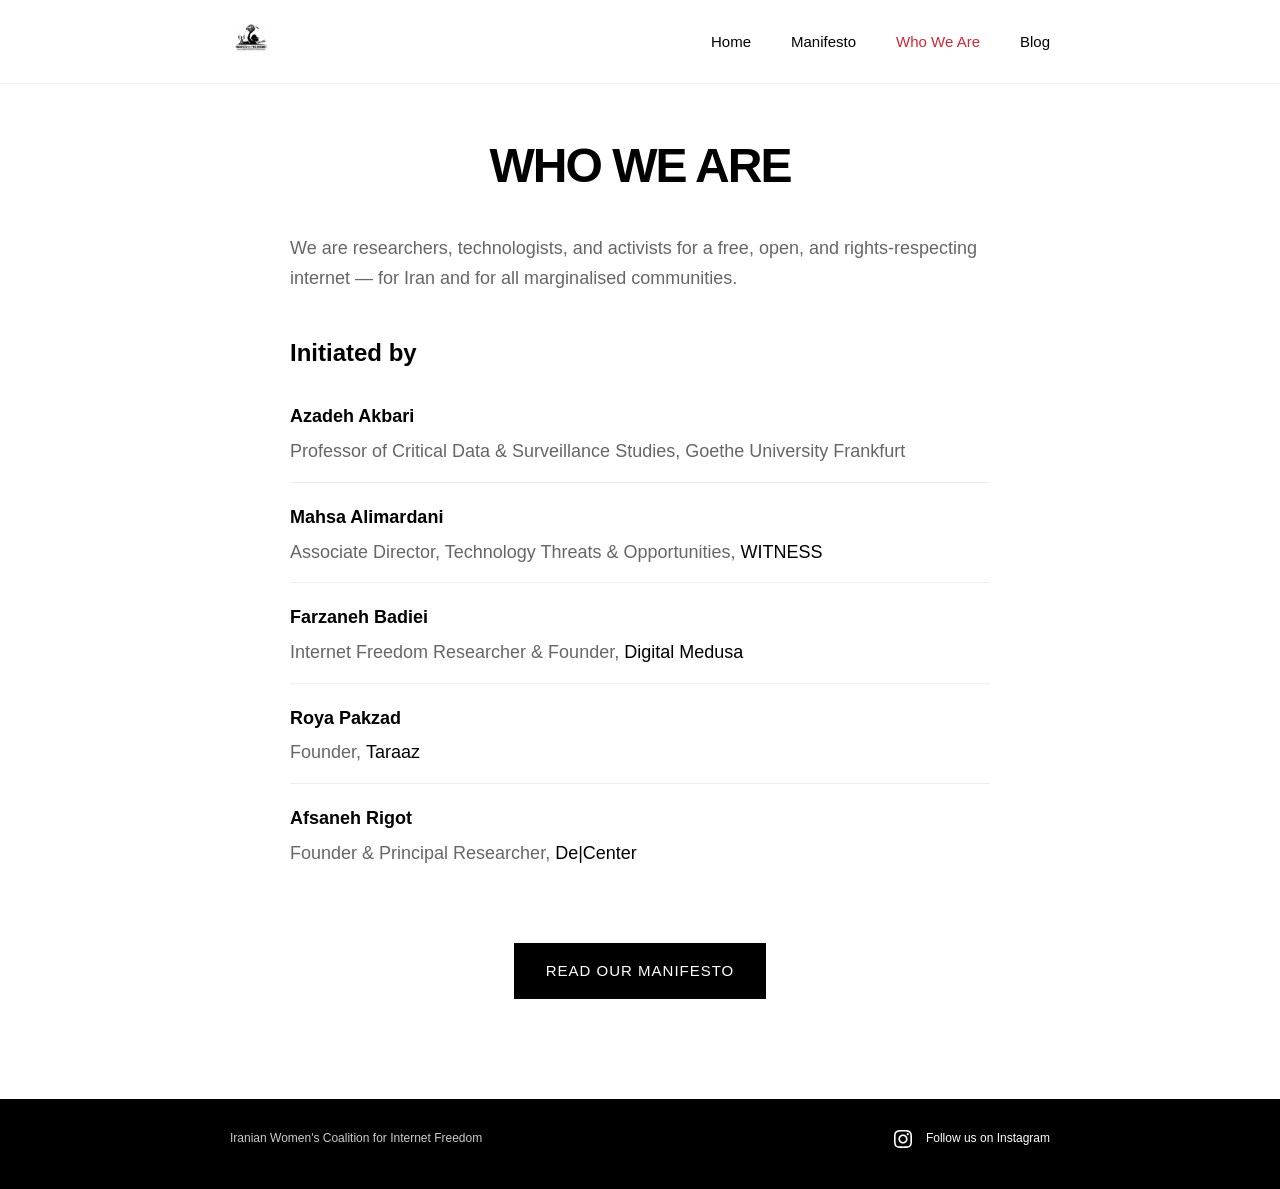
<file: who-we-are.html>
<!DOCTYPE html>
<html lang="en">
<head>
    <meta charset="UTF-8">
    <meta name="viewport" content="width=device-width, initial-scale=1.0">
    <title>Who We Are - Iranian Women's Coalition for Internet Freedom</title>
    <meta name="description" content="Learn about the Iranian Women's Coalition for Internet Freedom - a group of Iranian women advocating for open and safe internet connectivity free from state control and surveillance.">
    <meta name="keywords" content="Iranian women coalition, about us, internet freedom advocates, digital rights activists, human rights, censorship resistance">
    <meta name="author" content="Iranian Women's Coalition for Internet Freedom">

    <!-- Open Graph / Facebook -->
    <meta property="og:type" content="website">
    <meta property="og:url" content="https://www.iranianwomen4internet.org/who-we-are.html">
    <meta property="og:title" content="Who We Are - Iranian Women's Coalition for Internet Freedom">
    <meta property="og:description" content="Learn about the Iranian Women's Coalition for Internet Freedom - a group of Iranian women advocating for open and safe internet connectivity free from state control and surveillance.">
    <meta property="og:image" content="https://www.iranianwomen4internet.org/assets/images/logo.png">
    <meta property="og:site_name" content="Iranian Women's Coalition for Internet Freedom">
    <meta property="og:locale" content="en_US">

    <!-- Twitter -->
    <meta property="twitter:card" content="summary_large_image">
    <meta property="twitter:url" content="https://www.iranianwomen4internet.org/who-we-are.html">
    <meta property="twitter:title" content="Who We Are - Iranian Women's Coalition for Internet Freedom">
    <meta property="twitter:description" content="Learn about the Iranian Women's Coalition for Internet Freedom - a group of Iranian women advocating for open and safe internet connectivity free from state control and surveillance.">
    <meta property="twitter:image" content="https://www.iranianwomen4internet.org/assets/images/logo.png">

    <!-- Additional SEO -->
    <link rel="canonical" href="https://www.iranianwomen4internet.org/who-we-are.html">
    <meta name="robots" content="index, follow">

    <link rel="stylesheet" href="styles.css">
</head>
<body>
    <header>
        <nav>
            <div class="nav-container">
                <div class="logo">
                    <a href="index.html">
                        <img src="assets/images/logo.png" alt="Logo" class="logo-img">
                    </a>
                </div>
                <ul class="nav-links">
                    <li><a href="index.html">Home</a></li>
                    <li><a href="manifesto.html">Manifesto</a></li>
                    <li><a href="who-we-are.html" class="active">Who We Are</a></li>
                    <li><a href="blog.html">Blog</a></li>
                </ul>
            </div>
        </nav>
    </header>

    <main>
        <section class="about-page">
            <div class="container">
                <h1>Who We Are</h1>

                <div class="about-content">
                    <p class="about-description">
                        We are researchers, technologists, and activists for a free, open, and rights-respecting internet — for Iran and for all marginalised communities.
                    </p>

                    <h3>Initiated by</h3>

                    <div class="initiators">
                        <div class="initiator">
                            <h4><a href="https://www.linkedin.com/in/azadeh-akbari-b482a7241/" target="_blank" rel="noopener noreferrer">Azadeh Akbari</a></h4>
                            <p>Professor of Critical Data & Surveillance Studies, Goethe University Frankfurt</p>
                        </div>

                        <div class="initiator">
                            <h4><a href="https://www.linkedin.com/in/mahsa-alimardani-39a8b5b8/" target="_blank" rel="noopener noreferrer">Mahsa Alimardani</a></h4>
                            <p>Associate Director, Technology Threats & Opportunities, <a href="https://www.witness.org/" target="_blank" rel="noopener noreferrer">WITNESS</a></p>
                        </div>

                        <div class="initiator">
                            <h4><a href="https://www.linkedin.com/in/farzaneh-badiei-phd-768224b5/" target="_blank" rel="noopener noreferrer">Farzaneh Badiei</a></h4>
                            <p>Internet Freedom Researcher & Founder, <a href="https://digitalmedusa.org/" target="_blank" rel="noopener noreferrer">Digital Medusa</a></p>
                        </div>

                        <div class="initiator">
                            <h4><a href="https://www.linkedin.com/in/rpakzad/" target="_blank" rel="noopener noreferrer">Roya Pakzad</a></h4>
                            <p>Founder, <a href="https://taraazresearch.org/" target="_blank" rel="noopener noreferrer">Taraaz</a></p>
                        </div>

                        <div class="initiator">
                            <h4><a href="https://www.de-center.net/aboutus" target="_blank" rel="noopener noreferrer">Afsaneh Rigot</a></h4>
                            <p>Founder & Principal Researcher, <a href="https://www.de-center.net/" target="_blank" rel="noopener noreferrer">De|Center</a></p>
                        </div>
                    </div>
                </div>

                <div class="about-actions">
                    <a href="manifesto.html" class="cta-button">Read Our Manifesto</a>
                </div>
            </div>
        </section>
    </main>

    <footer>
        <div class="container">
            <div class="footer-content">
                <div class="footer-logo">
                    <p>Iranian Women's Coalition for Internet Freedom</p>
                </div>
                <div class="footer-social">
                    <a href="https://www.instagram.com/zannetazadi/" target="_blank" rel="noopener noreferrer" class="social-link">
                        <svg class="instagram-icon" viewBox="0 0 24 24" width="24" height="24">
                            <path fill="currentColor" d="M12 2.163c3.204 0 3.584.012 4.85.07 3.252.148 4.771 1.691 4.919 4.919.058 1.265.069 1.645.069 4.849 0 3.205-.012 3.584-.069 4.849-.149 3.225-1.664 4.771-4.919 4.919-1.266.058-1.644.07-4.85.07-3.204 0-3.584-.012-4.849-.07-3.26-.149-4.771-1.699-4.919-4.92-.058-1.265-.07-1.644-.07-4.849 0-3.204.013-3.583.07-4.849.149-3.227 1.664-4.771 4.919-4.919 1.266-.057 1.645-.069 4.849-.069zm0-2.163c-3.259 0-3.667.014-4.947.072-4.358.2-6.78 2.618-6.98 6.98-.059 1.281-.073 1.689-.073 4.948 0 3.259.014 3.668.072 4.948.2 4.358 2.618 6.78 6.98 6.98 1.281.058 1.689.072 4.948.072 3.259 0 3.668-.014 4.948-.072 4.354-.2 6.782-2.618 6.979-6.98.059-1.28.073-1.689.073-4.948 0-3.259-.014-3.667-.072-4.947-.196-4.354-2.617-6.78-6.979-6.98-1.281-.059-1.69-.073-4.949-.073zm0 5.838c-3.403 0-6.162 2.759-6.162 6.162s2.759 6.163 6.162 6.163 6.162-2.759 6.162-6.163c0-3.403-2.759-6.162-6.162-6.162zm0 10.162c-2.209 0-4-1.79-4-4 0-2.209 1.791-4 4-4s4 1.791 4 4c0 2.21-1.791 4-4 4zm6.406-11.845c-.796 0-1.441.645-1.441 1.44s.645 1.44 1.441 1.44c.795 0 1.439-.645 1.439-1.44s-.644-1.44-1.439-1.40z"/>
                        </svg>
                        Follow us on Instagram
                    </a>
                </div>
            </div>
        </div>
    </footer>

    <script>
        // Add scroll effect to header
        window.addEventListener('scroll', function() {
            const header = document.querySelector('header');
            if (window.scrollY > 100) {
                header.classList.add('scrolled');
            } else {
                header.classList.remove('scrolled');
            }
        });

        // Ensure navigation works properly
        document.addEventListener('DOMContentLoaded', function() {
            const navLinks = document.querySelectorAll('.nav-links a');
            navLinks.forEach(link => {
                link.addEventListener('click', function(e) {
                    if (this.getAttribute('href').startsWith('#')) {
                        e.preventDefault();
                    }
                });
            });
        });
    </script>
</body>
</html>
</file>
<file: styles.css>
/* Reset and base styles */
* {
    margin: 0;
    padding: 0;
    box-sizing: border-box;
}

:root {
    --primary-color: #000;
    --red-color: #CC2936;
    --text-color: #666;
    --max-width: 900px;
}

html {
    scroll-behavior: smooth;
}

body {
    font-family: -apple-system, BlinkMacSystemFont, "Segoe UI", Roboto, "Helvetica Neue", Arial, sans-serif;
    line-height: 1.6;
    color: var(--text-color);
    background-color: #fff;
    font-weight: 400;
}

.container {
    max-width: var(--max-width);
    margin: 0 auto;
    padding: 0 40px;
}

/* Header and Navigation */
header {
    position: fixed;
    top: 0;
    left: 0;
    right: 0;
    background: rgba(255, 255, 255, 0.95);
    backdrop-filter: blur(10px);
    z-index: 1000;
    border-bottom: 1px solid #eee;
}

.nav-container {
    max-width: var(--max-width);
    margin: 0 auto;
    padding: 20px 40px;
    display: flex;
    justify-content: space-between;
    align-items: center;
}

.logo {
    display: flex;
    align-items: center;
}

.logo-img {
    height: 35px;
    width: auto;
}

.nav-links {
    display: flex;
    list-style: none;
    gap: 40px;
    align-items: center;
}

.nav-links a {
    text-decoration: none;
    color: var(--primary-color);
    font-weight: 500;
    font-size: 15px;
    transition: color 0.3s ease;
}

.nav-links a:hover {
    color: var(--red-color);
}

.instagram-icon {
    width: 18px;
    height: 18px;
    margin-right: 8px;
}

/* Hero Section */
.hero {
    min-height: 60vh;
    display: flex;
    align-items: center;
    justify-content: center;
    text-align: center;
    background: #fff;
    padding: 140px 40px 40px;
}

.hero-content {
    max-width: 800px;
}

.hero-logo {
    width: 400px;
    height: auto;
    margin-bottom: 30px;
}

.hero h1 {
    font-size: 52px;
    font-weight: 800;
    color: var(--primary-color);
    letter-spacing: -2px;
    margin-bottom: 15px;
    text-transform: uppercase;
    line-height: 1.1;
}

.hero h1 .red-text {
    color: var(--red-color);
}

.hero-subtitle {
    font-size: 14px;
    font-weight: 500;
    color: var(--red-color);
    letter-spacing: 1px;
    text-transform: uppercase;
    margin-bottom: 30px;
}

/* Homepage specific - more space before footer */
.hero {
    margin-bottom: 120px;
}

.cta-button {
    display: inline-block;
    padding: 16px 32px;
    background: var(--primary-color);
    color: white;
    text-decoration: none;
    font-weight: 500;
    font-size: 15px;
    text-transform: uppercase;
    letter-spacing: 1px;
    transition: all 0.3s ease;
}

.cta-button:hover {
    background: var(--red-color);
}

/* Content Sections */
section {
    padding: 60px 0;
}

.manifesto-section {
    background: #fff;
}

.about-section {
    background: #fafafa;
}

.support-section {
    background: #fff;
}

section h2 {
    font-size: 32px;
    font-weight: 700;
    text-align: center;
    margin-bottom: 60px;
    color: var(--primary-color);
    text-transform: uppercase;
    letter-spacing: 1px;
}

.manifesto-content,
.about-content,
.support-content {
    max-width: 700px;
    margin: 0 auto;
    text-align: left;
}

.manifesto-content p,
.about-content p,
.support-content p {
    font-size: 18px;
    line-height: 1.7;
    margin-bottom: 24px;
    color: var(--text-color);
}

.manifesto-content h3,
.about-content h3,
.support-content h3 {
    font-size: 24px;
    font-weight: 600;
    color: var(--primary-color);
    margin: 40px 0 20px;
}

/* Manifesto bullet points styling */
.manifesto-principles {
    margin: 30px 0;
    padding-left: 0;
    list-style: none;
}

.manifesto-principles li {
    font-size: 18px;
    line-height: 1.7;
    margin-bottom: 20px;
    color: var(--text-color);
    padding-left: 20px;
    position: relative;
}

.manifesto-principles li:before {
    content: "•";
    color: var(--primary-color);
    font-size: 20px;
    position: absolute;
    left: 0;
    top: 0;
}

.manifesto-paragraph {
    margin-top: 30px;
    margin-bottom: 30px;
}

/* Manifesto initiated by links */
.manifesto-content ul li a {
    color: var(--primary-color);
    text-decoration: none;
    font-weight: 600;
    transition: color 0.3s ease;
}

.manifesto-content ul li a:hover {
    color: var(--red-color);
}

.support-content ul {
    margin: 20px 0;
    padding-left: 20px;
}

.support-content li {
    font-size: 18px;
    line-height: 1.7;
    margin-bottom: 12px;
    color: var(--text-color);
}

/* Footer */
footer {
    background: var(--primary-color);
    color: white;
    padding: 30px 0 20px;
}

.footer-content {
    display: flex;
    justify-content: space-between;
    align-items: center;
    margin-bottom: 20px;
}

.footer-logo p {
    font-weight: 400;
    font-size: 12px;
    color: #ccc;
}

.footer-social .social-link {
    display: flex;
    align-items: center;
    gap: 6px;
    color: white;
    text-decoration: none;
    font-weight: 400;
    font-size: 12px;
    transition: color 0.3s ease;
}

.footer-social .social-link:hover {
    color: var(--red-color);
}


/* Responsive Design */
@media (max-width: 768px) {
    .container {
        padding: 0 15px;
    }

    .nav-container {
        padding: 5px 15px;
        flex-direction: column;
        gap: 5px;
    }

    .nav-links {
        gap: 8px;
        flex-wrap: nowrap;
        justify-content: center;
        font-size: 12px;
    }

    .nav-links a {
        padding: 5px 6px;
        white-space: nowrap;
    }

    .hero {
        padding: 100px 15px 40px;
        min-height: auto;
    }

    .hero-content {
        max-width: 100%;
    }

    .hero-logo {
        width: 180px;
        margin-bottom: 20px;
    }

    .hero h1 {
        font-size: 28px;
        line-height: 1.2;
        margin-bottom: 15px;
    }

    .hero-subtitle {
        font-size: 12px;
        margin-bottom: 25px;
    }

    .cta-button {
        padding: 12px 24px;
        font-size: 14px;
    }

    /* Content pages mobile fixes */
    .manifesto-page,
    .about-page,
    .support-page {
        padding: 120px 0 80px;
    }

    .manifesto-page h1,
    .about-page h1,
    .support-page h1 {
        font-size: 28px;
        margin-bottom: 30px;
        padding: 0 15px;
        margin-top: 20px;
    }

    .manifesto-content,
    .about-content,
    .support-content {
        padding: 0 15px;
    }

    .manifesto-content h3,
    .about-content h3 {
        font-size: 20px;
        margin: 30px 0 15px;
    }

    .manifesto-content p,
    .about-content p,
    .support-content p {
        font-size: 16px;
        line-height: 1.6;
        margin-bottom: 20px;
    }

    .manifesto-principles li {
        font-size: 16px;
        line-height: 1.6;
        margin-bottom: 15px;
        padding-left: 15px;
    }

    .about-description {
        font-size: 16px;
        margin: 30px 0 40px;
    }

    .initiator {
        margin-bottom: 15px;
        padding-bottom: 15px;
    }

    .initiator h4 a {
        font-size: 16px;
    }

    .initiator p {
        font-size: 14px;
    }

    .manifesto-actions,
    .about-actions,
    .support-actions {
        margin-top: 40px;
        padding: 0 15px;
        display: flex;
        flex-direction: column;
        gap: 20px;
    }

    .manifesto-actions .cta-button,
    .about-actions .cta-button,
    .support-actions .cta-button {
        margin: 0;
        width: 100%;
        text-align: center;
        box-sizing: border-box;
    }

    .footer-content {
        flex-direction: column;
        gap: 15px;
        text-align: center;
    }

    footer {
        padding: 20px 0 15px;
    }
}

/* Smooth animations */
a {
    transition: color 0.3s ease;
}

/* Content Pages */
.manifesto-page,
.about-page,
.support-page {
    padding: 140px 0 100px;
    background: #fff;
}

.manifesto-page h1,
.about-page h1,
.support-page h1 {
    font-size: 48px;
    font-weight: 800;
    color: var(--primary-color);
    text-align: center;
    margin-bottom: 10px;
    text-transform: uppercase;
    letter-spacing: -2px;
    line-height: 1.1;
}

.manifesto-subtitle {
    font-size: 14px;
    font-weight: 500;
    color: var(--red-color);
    text-align: center;
    text-transform: uppercase;
    letter-spacing: 1px;
    margin-bottom: 60px;
}

.manifesto-actions,
.about-actions,
.support-actions {
    text-align: center;
    margin-top: 60px;
}

.manifesto-actions .cta-button,
.about-actions .cta-button,
.support-actions .cta-button {
    margin: 0 10px;
}

.support-list {
    margin: 20px 0;
    padding-left: 20px;
}

.support-list li {
    font-size: 18px;
    line-height: 1.7;
    margin-bottom: 12px;
    color: var(--text-color);
}

/* Who We Are page styling */
.about-description {
    font-size: 18px;
    font-style: normal;
    color: var(--text-color);
    margin: 40px 0 50px;
    line-height: 1.7;
}

.initiators {
    margin-top: 30px;
}

.initiator {
    margin-bottom: 20px;
    padding-bottom: 15px;
}

.initiator:not(:last-child) {
    border-bottom: 1px solid #eee;
}

.initiator h4 {
    margin-bottom: 5px;
}

.initiator h4 a {
    color: var(--primary-color);
    text-decoration: none;
    font-size: 18px;
    font-weight: 600;
    transition: color 0.3s ease;
}

.initiator h4 a:hover {
    color: var(--red-color);
}

.initiator p {
    color: var(--text-light);
    font-size: 18px;
    margin: 0;
}

.initiator p a {
    color: var(--primary-color);
    text-decoration: none;
    font-weight: 500;
    transition: color 0.3s ease;
}

.initiator p a:hover {
    color: var(--red-color);
}

.cta-button.secondary {
    background: transparent;
    color: var(--primary-color);
    border: 2px solid var(--primary-color);
}

.cta-button.secondary:hover {
    background: var(--primary-color);
    color: white;
}

.nav-links .active {
    color: var(--red-color) !important;
}

/* Focus styles for accessibility */
a:focus,
button:focus {
    outline: 2px solid var(--red-color);
    outline-offset: 2px;
}
</file>
